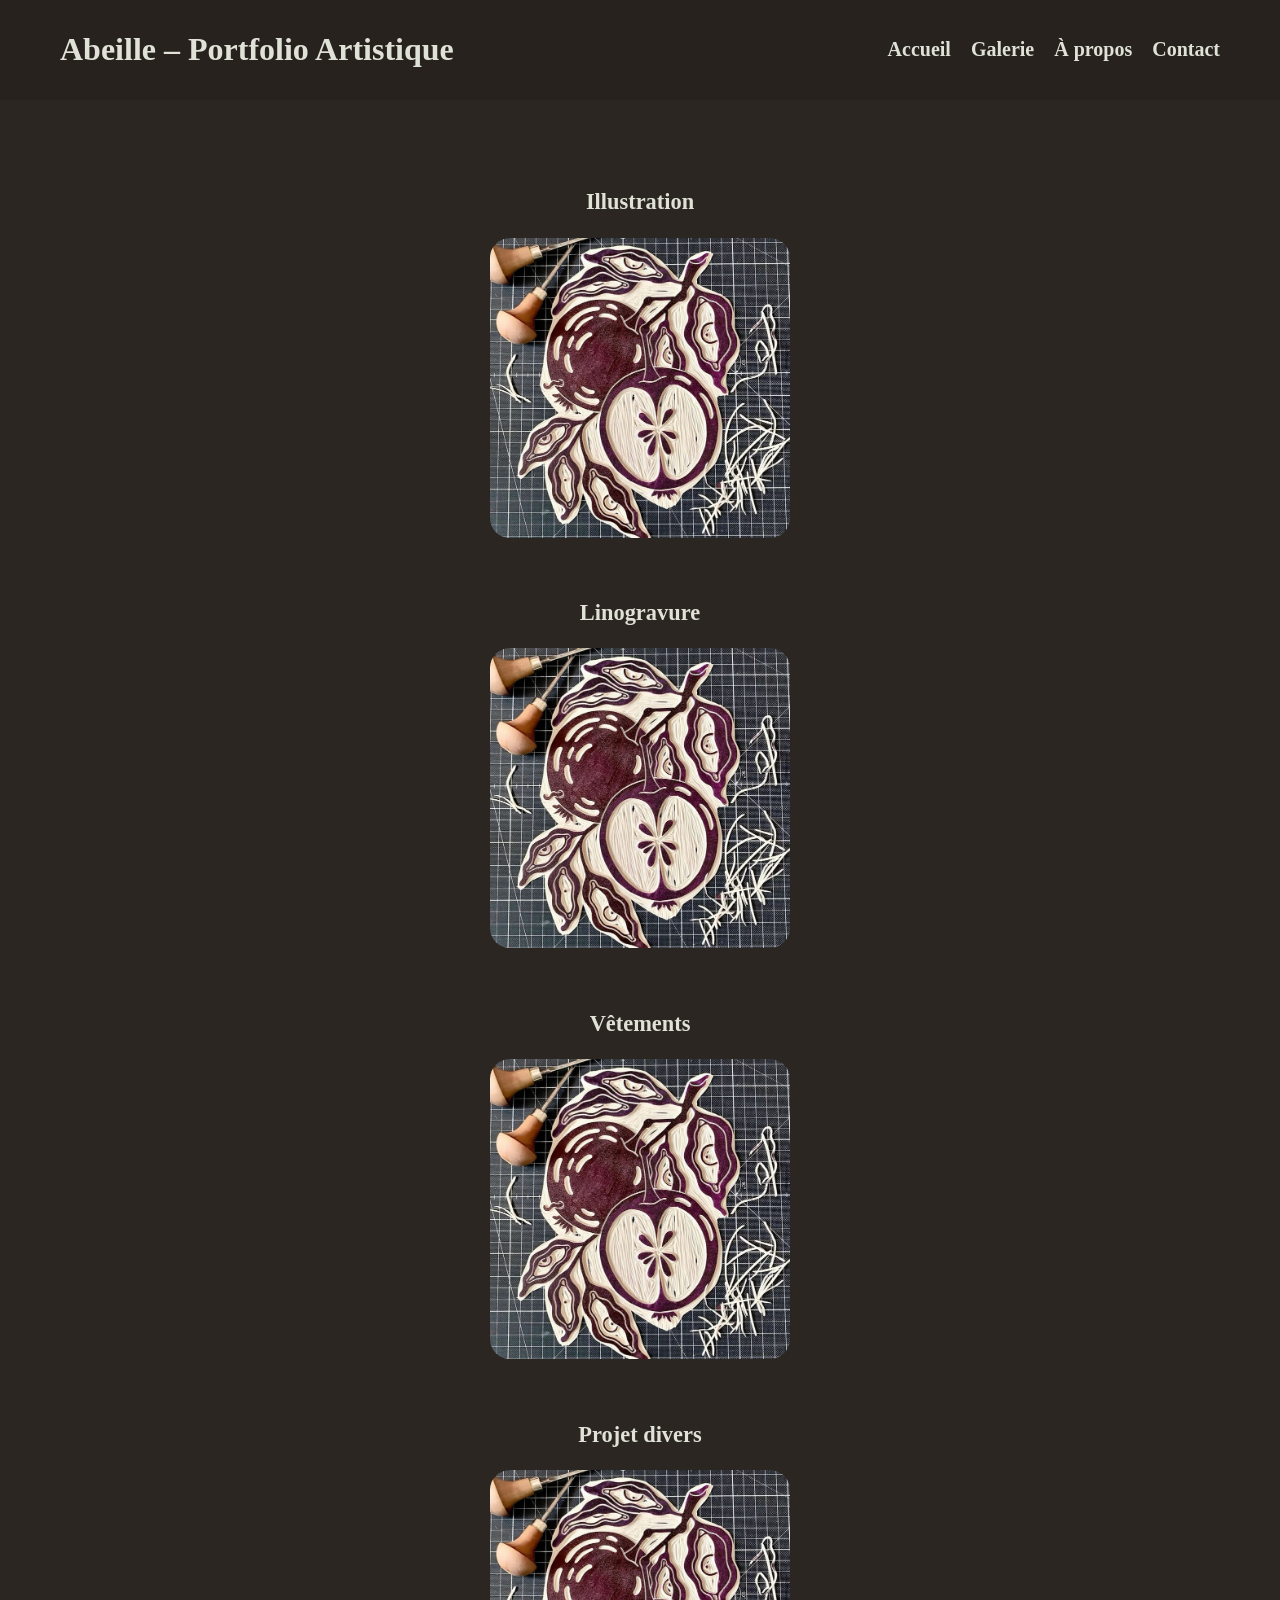
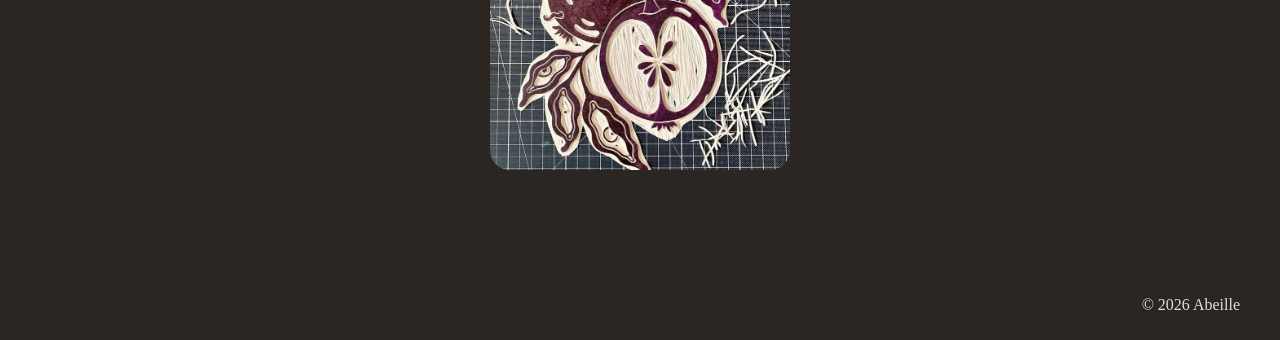
<file: pages/index.html>
<!DOCTYPE html>
<html lang="fr">
<head>
    <meta charset="UTF-8">
    <title>Portfolio – Abeille</title>
    <link rel="stylesheet" href="../style.css">
</head>

<body>
<header>
    <h1>Abeille – Portfolio Artistique</h1>
    <nav>
        <a href="index.html">Accueil</a>
        <a href="galerie.html">Galerie</a>
        <a href="apropos.html">À propos</a>
        <a href="contact.html">Contact</a>
    </nav>
</header>


<h2 class="titre-section">Mon travail</h2>

<section class="activites">

    <div class="activite">
        <h3>Illustration</h3>
        <img src="/assets/testPomme.jpg" alt="Abeille">
    </div>


    <div class="activite">
        <h3>Linogravure</h3>
        <img src="/assets/testPomme.jpg" alt="Abeille">
    </div>

    <div class="activite">
        <h3>Vêtements</h3>
        <img src="/assets/testPomme.jpg" alt="Abeille">
    </div>

    <div class="activite">
        <h3>Projet divers</h3>
        <img src="/assets/testPomme.jpg" alt="Abeille">
    </div>

</section>

<footer>
    <p>© 2026 Abeille</p>
</footer>
</body>
</html>
</file>
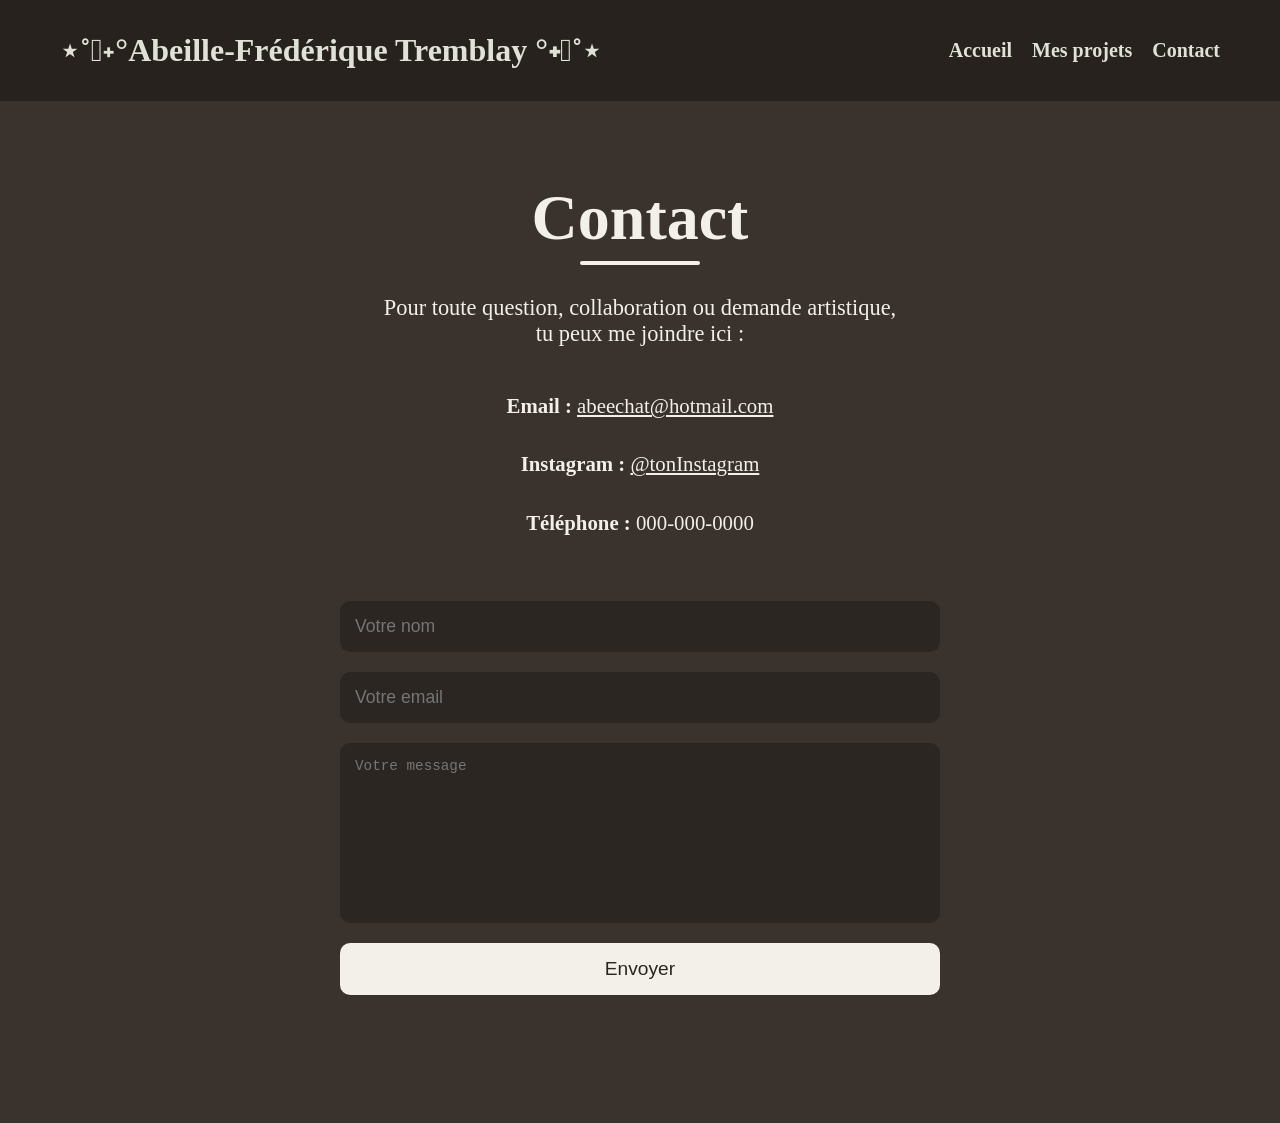
<file: 6.1contact.html>
<!DOCTYPE html>
<html lang="en">
<head>
    <meta charset="UTF-8">
    <title>contact</title>

    <link rel="stylesheet" href="0.2header.css">
    <link rel="stylesheet" href="6.2contact.css">

</head>
<body>
<section class="contact-section">
    <h2 class="contact-title deco-line-contact">Contact</h2>

    <div class="contact-container">

        <p class="contact-text">
            Pour toute question, collaboration ou demande artistique,<br> tu peux me joindre ici :
        </p>

        <div class="contact-info">
            <p><strong>Email :</strong> <a href="mailto:abeechat@hotmail.com">abeechat@hotmail.com</a></p>
            <p><strong>Instagram :</strong> <a href="https://instagram.com/" target="_blank">@tonInstagram</a></p>
            <p><strong>Téléphone :</strong> <span>000‑000‑0000</span></p>
        </div>

        <form class="contact-form">
            <input type="text" placeholder="Votre nom" required>
            <input type="email" placeholder="Votre email" required>
            <textarea placeholder="Votre message" required></textarea>
            <button type="submit">Envoyer</button>
        </form>

    </div>
</section>


<!-- ---------- HEADER SCRIPT ---------- -->
<!-- Charger le header -->
<script>
    fetch("0.1header.html")
        .then(response => response.text())
        .then(data => {
            document.body.insertAdjacentHTML("afterbegin", data);
        });
</script>

<!-- ---------- HEADER ---------- -->
<script>
    window.addEventListener("scroll", function () {
        const header = document.querySelector("header");
        if (window.scrollY > 50) {
            header.classList.add("shrink");
        } else {
            header.classList.remove("shrink");
        }
    });
</script>

</body>
</html>
</file>
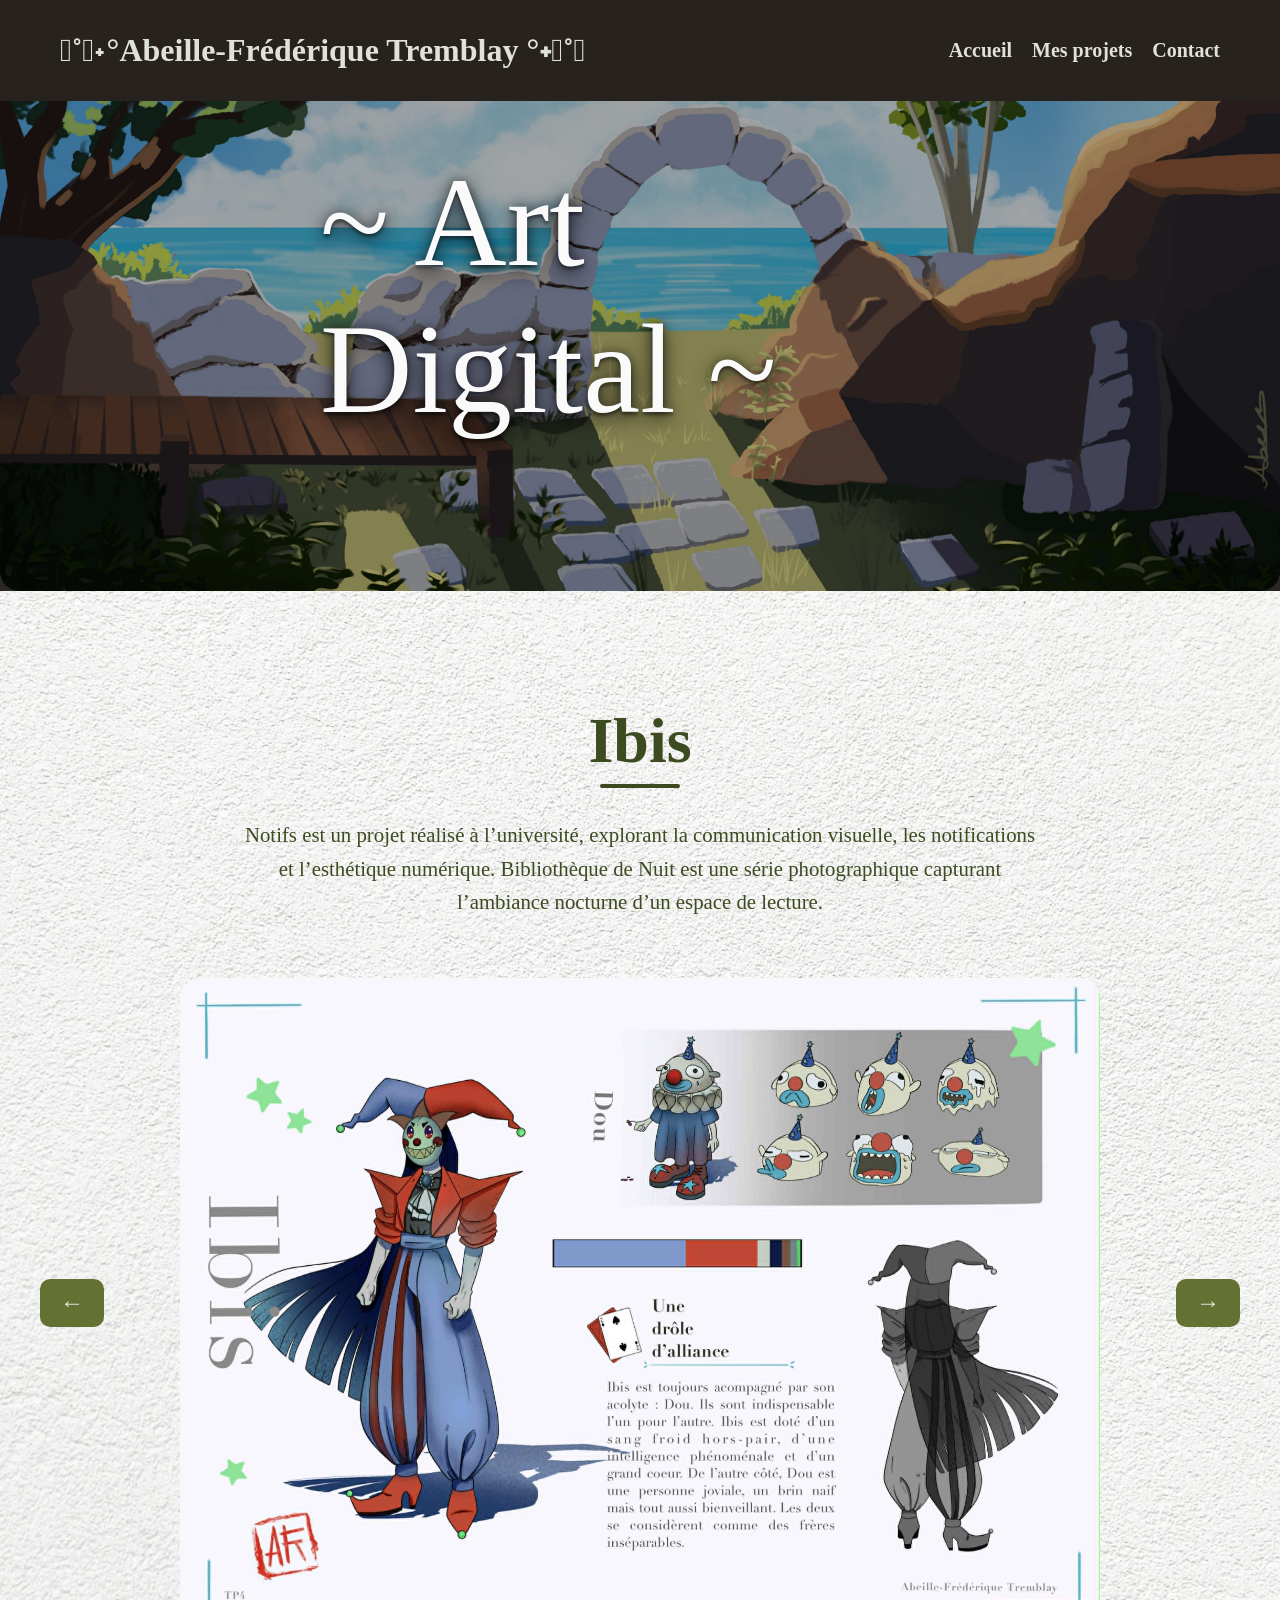
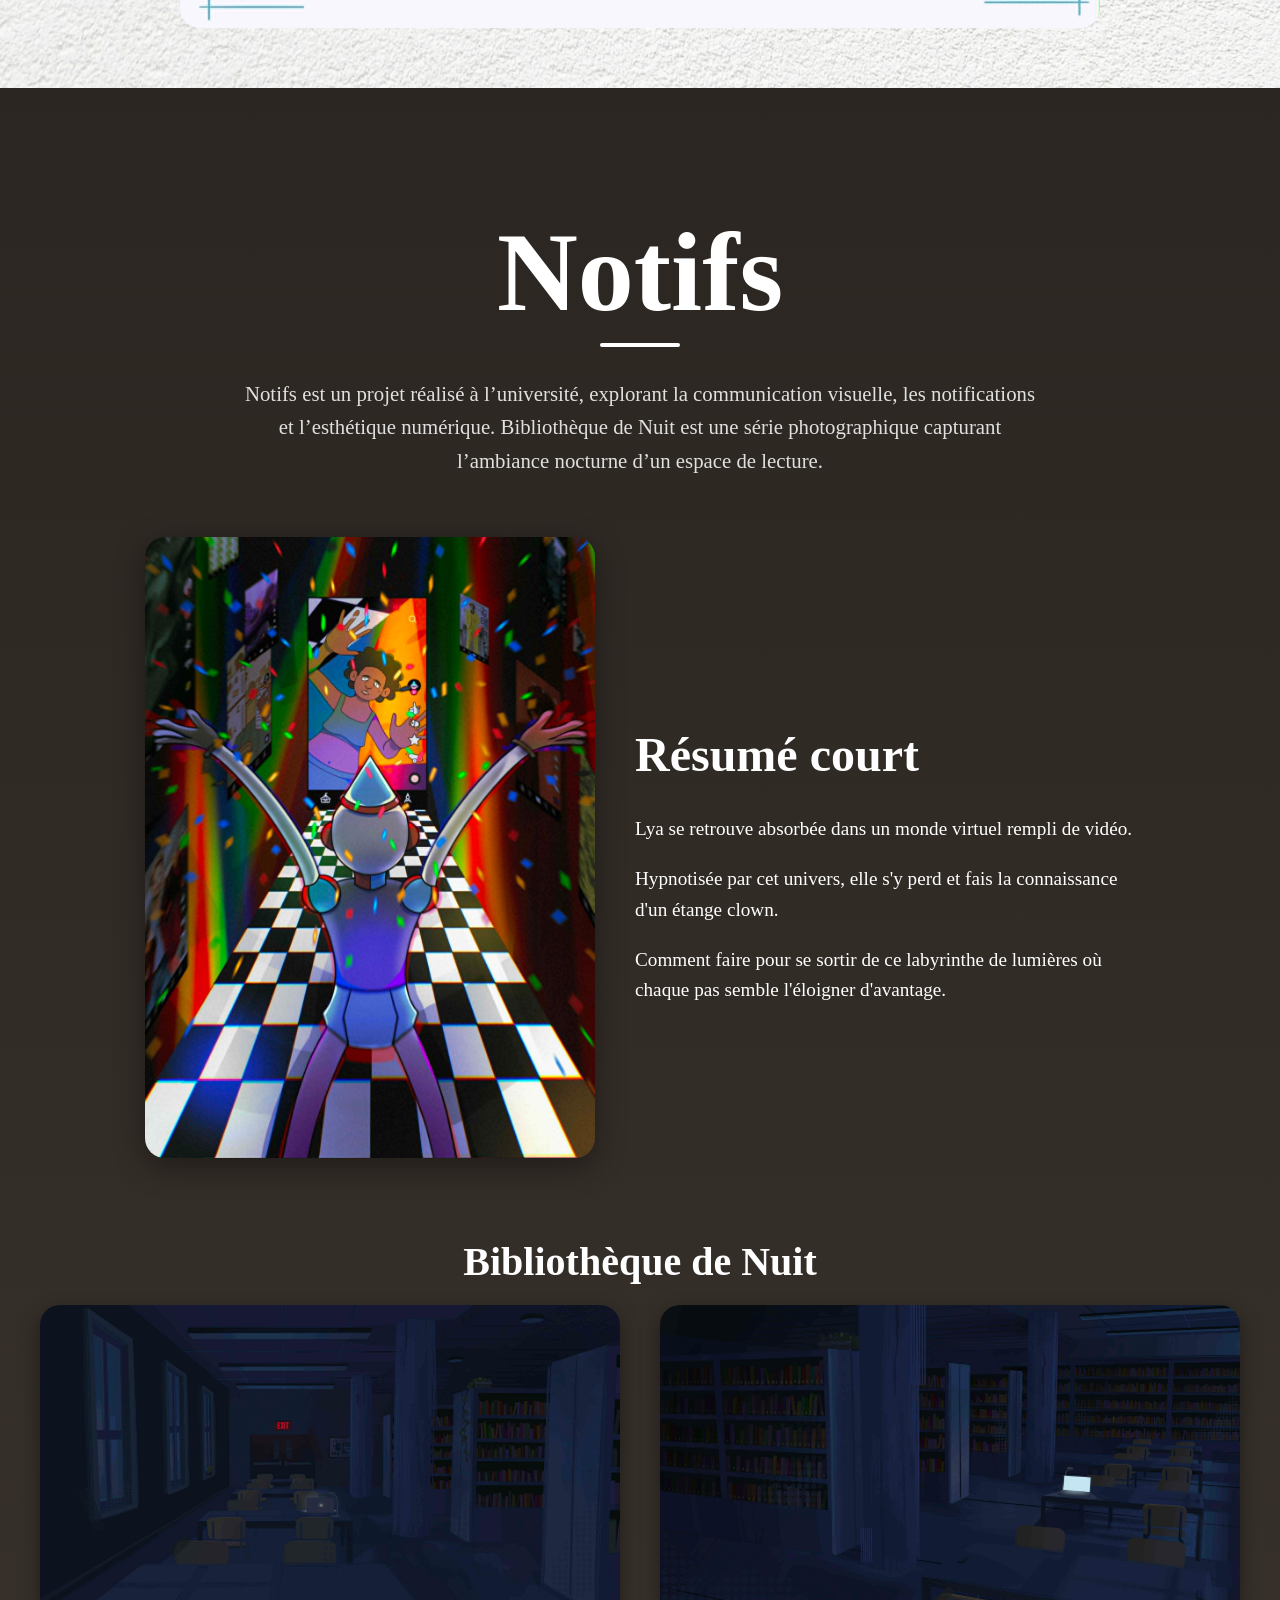
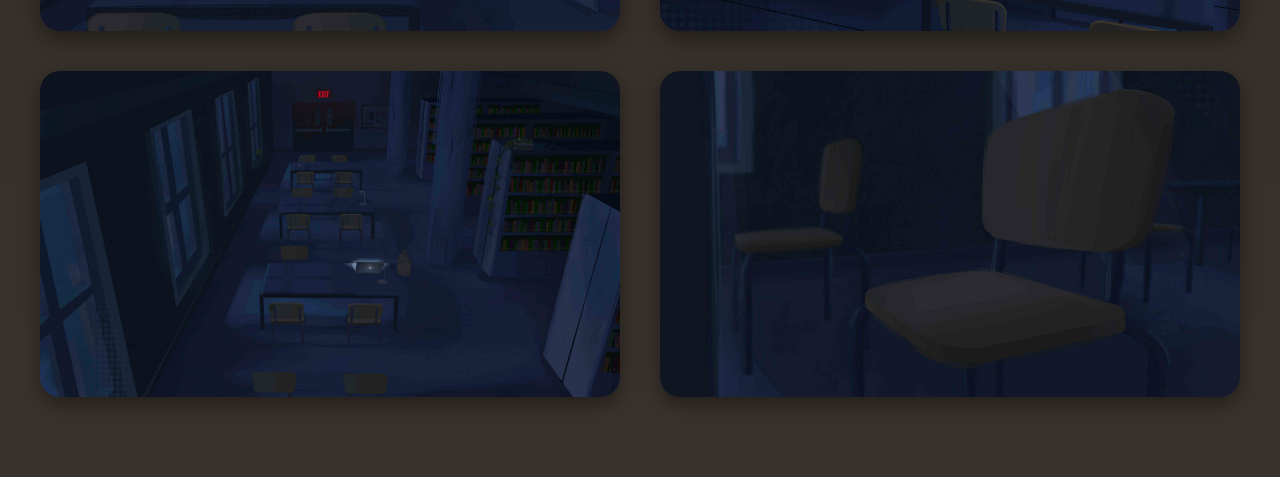
<file: artDigital.html>
<!DOCTYPE html>
<html lang="en">
<head>
    <meta charset="UTF-8">
    <title>Portfolio – Art Digital</title>
    <link rel="stylesheet" href="style.css">
    <link rel="stylesheet" href="artDigitalCSS.css">

    <title>Illustrations</title>
</head>
<body>

<!-- ---------- HEADER ---------- -->

<header>
    <h1>⋆˚𖤓˖°Abeille-Frédérique Tremblay °˖𖤓˚⋆</h1>

    <nav>
        <a href="index.html">Accueil</a>

        <div class="dropdown">

            <span class="dropbtn">Mes projets</span>
            <div class="dropdown-content">
                <a href="artDigital.html" class="dropdown-texte">Art Digital</a>
                <a href="liogravure.html">Linogravure</a>
                <a href="vetements.html">Sketchs</a>
                <a href="projetsDivers.html">Peinture</a>

            </div>
        </div>
        <a href="contact.html">Contact</a>

    </nav>
</header>

<!-- ---------- DIGITAL HEADER ---------- -->

<section class="digital-header">
    <div class="digital-title">~ Art Digital ~</div>
    <img src="artDigitalImage/paysage_01.jpg" alt="Art Digital - Paysage">
</section>


<!-- ---------- CAROUSELLE ---------- -->

<section class="carouselle">
    <h2 class="deco-line-ibis">Ibis</h2>
    <p class="projet-intro-ibis">
        Notifs est un projet réalisé à l’université, explorant la communication visuelle,
        les notifications et l’esthétique numérique. Bibliothèque de Nuit est une série
        photographique capturant l’ambiance nocturne d’un espace de lecture.
    </p>

    <div class="carousel">
        <button class="carousel-btn prev">←</button>

        <div class="carousel-track">
            <img src="artDigitalImage/Ibis_01.jpg" alt="Ibis_01">
            <img src="artDigitalImage/Ibis_02.jpg" alt="Ibis_02">
            <img src="artDigitalImage/Ibis_03.jpg" alt="Ibis_03">

        </div>

        <button class="carousel-btn next">→</button>
    </div>
</section>

<!-- -------------------- NOTIF -------------------- -->

<section class="projet-notifs">

    <h1 class="projet-title deco-line-notifs">Notifs</h1>

    <p class="projet-intro">
        Notifs est un projet réalisé à l’université, explorant la communication visuelle,
        les notifications et l’esthétique numérique. Bibliothèque de Nuit est une série
        photographique capturant l’ambiance nocturne d’un espace de lecture.
    </p>

    <!-- Présentation Notifs -->
    <div class="projet-notifs-block">
        <img src="artDigitalImage/notifsPoster.jpg" alt="Projet Notifs">

        <div class="projet-notifs-text">
            <h3 class="notifs-subtitle">Résumé court</h3>
            <p>Lya se retrouve absorbée dans un monde virtuel rempli de vidéo.</p>
            <p>Hypnotisée par cet univers, elle s'y perd et fais la connaissance d'un étange clown.</p>
            <p> Comment faire pour se sortir de ce labyrinthe de lumières où chaque pas semble l'éloigner d'avantage.

            </p>
        </div>
    </div>

    <!-- Bibliothèque de Nuit -->
    <h3 class="bibliotheque-subtitle">Bibliothèque de Nuit</h3>

    <div class="bibliotheque-grid">
        <img src="artDigitalImage/bibliothequeNuit_01.jpg" alt="">
        <img src="artDigitalImage/bibliothequeNuit_02.jpg" alt="">
        <img src="artDigitalImage/bibliothequeNuit_03.jpg" alt="">
        <img src="artDigitalImage/bibliothequeNuit_04.jpg" alt="">
    </div>

</section>



<!-- ---------- CAROUSELLE SCRIPT ---------- -->

<script>
    const track = document.querySelector('.carousel-track');
    const images = Array.from(track.children);
    let index = 0;

    function updateCarousel() {
        track.innerHTML = "";
        track.appendChild(images[index]);
    }

    document.querySelector('.next').addEventListener('click', () => {
        index = (index + 1) % images.length;
        updateCarousel();
    });

    document.querySelector('.prev').addEventListener('click', () => {
        index = (index - 1 + images.length) % images.length;
        updateCarousel();
    });

    updateCarousel(); // affiche la première image


</script>

<!-- ---------- HEADER SCRIPT ---------- -->

<script>
    window.addEventListener("scroll", function () {
        const header = document.querySelector("header");
        if (window.scrollY > 50) {
            header.classList.add("shrink");
        } else {
            header.classList.remove("shrink");
        }
    });
</script>


</body>
</html>
</file>
<file: style.css>
html, body {
    height: 100%;
}

body {
    /*font-family: 'Schoolbell', sans-serif;*/
    font-family: 'Playfair Display', serif;
    /*font-family: 'Inter', sans-serif;*/
    margin: 0;color: #e0e2d7;
    display: flex;
    flex-direction: column;

    background-image: url("assets/papier.jpg");
    background-size: cover;
    background-position: center;
    background-repeat: no-repeat;
}

/* ---------- HEADER ---------- */

header {
    background-color: #27221e;
    color: #e0e2d7;

    padding: 10px 0; /* pas de padding horizontal */

    /* Layout */
    display: flex;
    justify-content: space-between;
    align-items: center;

    /* Fixé en haut */
    position: fixed;
    top: 0;
    left: 0;
    width: 100%;
    z-index: 1000;

    /* Animation shrink */
    transition: padding 0.4s ease, font-size 0.4s ease;
}
header h1 {
    margin-left: 60px; /* espace à gauche */
}

/* Header rétréci au scroll */
header.shrink {
    padding: 5px 30px;
}

header.shrink h1 {
    font-size: 1.4em;
}

/* Liens du menu */
nav {
    display: flex;
    gap: 20px; /* espace entre les liens */
    margin-right: 60px; /* espace à droite */
}

nav a,
nav span {
    text-decoration: none;
    color: #e0e2d7;
    font-weight: bold;
    font-size: 20px;
    display: inline-block;
    vertical-align: middle;
}
nav a:hover,
nav span:hover {
    color: #cdd7a1;        /* couleur douce */
    transform: scale(1.05);
    transition: 0.2s ease;
}

/* Container du dropdown */
.dropdown {
    position: relative;
    display: inline-block;
}

/* Bouton visible */
.dropbtn {
    font-weight: bold;
    cursor: pointer;
}

/* Contenu caché */
.dropdown-content {
    display: none;
    position: absolute;
    background-color: white;
    min-width: 160px;
    box-shadow: 0px 4px 8px rgba(0, 0, 0, 0.2);
    z-index: 10;
}

/* Style des liens */
.dropdown-content a {
    display: block;
    padding: 10px;
    text-decoration: none;
    color: #333;
    font-size: 0.9em;
    font-weight: normal;

}

/* Apparition au survol */
.dropdown:hover .dropdown-content {
    display: block;
}

/* Effet au survol des liens */
.dropdown-content a:hover {
    background-color: #f0f0f0;
}

/*  ----------  SOLEIL  ----------  */
.soleil {
    display: flex;
    justify-content: flex-start;
    align-items: center;
    gap: 40px;

    height: 600px; /* hauteur de la section — ajuste comme tu veux */
    padding: 0px;
    margin-top: 120px;
}

.soleil-image img {
    max-height: 850px; /* tu choisis la taille */
    width: auto;
    object-fit: contain;
    border-radius: 20px; /* optionnel, pour un look plus doux */
}


.soleil-text {
    max-width: 600px;
    font-size: 1.5em;
    color: #2b2621;
}
.quote2 {
    font-size: 1.4em;
    font-style: italic;
    color: #2b2621;
    margin: 20px 0;
}

.quote-author2 {
    display: block;
    text-align: right;
    margin-top: 10px;
    font-size: 0.9em;
    color: #4c632c;
}



/*  ----------  ACTIVITE  ---------- */

.activites {
    display: flex;
    flex-direction: column;
    align-items: center;
    justify-content: center;
    text-align: center;
    gap: 40px;
    padding: 100px;

    background-color: #2b2621;

}

/* Titre de la section */
.activite-titre {
    font-size: 2.2em;
    margin: 0;
    text-align: center;
    color: white;
}

/* Conteneur des images en row */
.activite-row {
    display: flex;
    flex-direction: row;
    justify-content: center;
    gap: 40px;
    flex-wrap: wrap; /* pour éviter les décalages sur petit écran */
}

.activite {
    display: flex;
    flex-direction: column; /* Nom au-dessus, image en dessous */
    align-items: center;
    text-align: center;

    transition: transform 0.3s ease;

}

.activite img {
    width: 100%;
    height: 100%;
    max-width: 300px;
    aspect-ratio: 1 / 1;
    object-fit: cover;
    border-radius: 20px;
}


.activite:hover {
    transform: scale(1.05);
}

.activite h3 {
    margin: 4;
    font-size: 1.4em;
}


.gallery {
    display: grid;
    grid-template-columns: repeat(2, 1fr);
    gap: 20px;
    padding: 20px;
}

.gallery img {
    width: 100%;
    border-radius: 8px;
}

.about, .contact {
    padding: 40px 20px;
    max-width: 700px;
    margin: auto;
}



.activite-link {
    text-decoration: none;
    color: inherit;
    display: flex;
    flex-direction: column;
    align-items: center;
}



footer {
    text-align: right;
    padding: 10px 40px;
    margin-top: auto;
    background-color: #2b2621;
}
</file>
<file: 0.2header.css>
/* ---------- HEADER ---------- */

header {
    background-color: #27221e;
    color: #e0e2d7;

    padding: 10px 0; /* pas de padding horizontal */

    /* Layout */
    display: flex;
    justify-content: space-between;
    align-items: center;

    /* Fixé en haut */
    position: fixed;
    top: 0;
    left: 0;
    width: 100%;
    z-index: 1000;

    /* Animation shrink */
    transition: padding 0.4s ease, font-size 0.4s ease;
}
header h1 {
    margin-left: 60px; /* espace à gauche */
}

/* Header rétréci au scroll */
header.shrink {
    padding: 5px 30px;
}

header.shrink h1 {
    font-size: 1.4em;
}

/* Liens du menu */
nav {
    display: flex;
    gap: 20px; /* espace entre les liens */
    margin-right: 60px; /* espace à droite */
}

nav a,
nav span {
    text-decoration: none;
    color: #e0e2d7;
    font-weight: bold;
    font-size: 20px;
    display: inline-block;
    vertical-align: middle;
}
nav a:hover,
nav span:hover {
    color: #cdd7a1;        /* couleur douce */
    transform: scale(1.05);
    transition: 0.2s ease;
}

/* Container du dropdown */
.dropdown {
    position: relative;
    display: inline-block;
}

/* Bouton visible */
.dropbtn {
    font-weight: bold;
    cursor: pointer;
}

/* Contenu caché */
.dropdown-content {
    display: none;
    position: absolute;
    background-color: white;
    min-width: 160px;
    box-shadow: 0px 4px 8px rgba(0, 0, 0, 0.2);
    z-index: 10;
}

/* Style des liens */
.dropdown-content a {
    display: block;
    padding: 10px;
    text-decoration: none;
    color: #333;
    font-size: 0.9em;
    font-weight: normal;

}

/* Apparition au survol */
.dropdown:hover .dropdown-content {
    display: block;
}

/* Effet au survol des liens */
.dropdown-content a:hover {
    background-color: #f0f0f0;
}
</file>
<file: 6.2contact.css>
body {
    background-color: #3a332d; /* brun doux */
}

/* ----- SECTION CONTACT ----- */
.contact-section {
    background-color: #3a332d; /* brun doux */
    padding: 120px 40px;
    color: #f2f0e9;
    text-align: center;
}

/* ----- TITRE ----- */
.contact-title {
    font-size: 4em;
    font-family: 'Playfair Display', serif;
    margin-bottom: 40px;
    color: #f2f0e9;
    position: relative;
}

.deco-line-contact::after {
    content: "";
    position: absolute;
    bottom: -10px;
    left: 50%;
    transform: translateX(-50%);
    width: 120px;
    height: 4px;
    background-color: #f2f0e9;
    border-radius: 2px;
}

/* ----- TEXTE ----- */
.contact-text {
    font-size: 1.4em;
    margin-bottom: 40px;
    max-width: 700px;
    margin-left: auto;
    margin-right: auto;
}

/* ----- INFO ----- */
.contact-info {
    font-size: 1.3em;
    margin-bottom: 60px;
    line-height: 1.8;
}

.contact-info a {
    color: #f2f0e9;
    text-decoration: underline;
}

/* ----- FORMULAIRE ----- */
.contact-form {
    display: flex;
    flex-direction: column;
    gap: 20px;
    max-width: 600px;
    margin: 0 auto;
}

.contact-form input,
.contact-form textarea {
    padding: 15px;
    border-radius: 10px;
    border: none;
    font-size: 1.1em;
    background-color: #2b2621;
    color: #f2f0e9;
}

.contact-form textarea {
    height: 150px;
    resize: none;
}

.contact-form button {
    padding: 15px;
    font-size: 1.2em;
    border-radius: 10px;
    border: none;
    background-color: #f2f0e9;
    color: #2b2621;
    cursor: pointer;
    transition: 0.3s ease;
}

.contact-form button:hover {
    background-color: #d6d4cd;
}
</file>
<file: artDigitalCSS.css>
.deco-line-ibis, .deco-line-notifs {
    position: relative;
    display: inline-block;
    padding-bottom: 10px;
}

.deco-line-ibis::after{
    content: "";
    position: absolute;
    bottom: 0;
    left: 50%;
    transform: translateX(-50%);
    width: 80px;      /* longueur de la ligne */
    height: 4px;      /* épaisseur */
    background-color: #3d4a21; /* couleur de la ligne */
    border-radius: 2px;

}

.deco-line-notifs::after {
    content: "";
    position: absolute;
    bottom: 0;
    left: 50%;
    transform: translateX(-50%);
    width: 80px;      /* longueur de la ligne */
    height: 4px;      /* épaisseur */
    background-color: #ffffff; /* couleur de la ligne */
    border-radius: 2px;

}



/*  ----------  DIGITAL HEADER  ----------  */
body {
    background-color: #2b2621;
}


.digital-header {
    position: relative;
    background-color: #2b2621;

}

.digital-header img {
    width: 100%;
    height: auto;
    display: block;
    border-radius: 20px;
    position: relative;
    z-index: 0; /* image au-dessus de l’overlay */
}

.digital-title {
    position: absolute;
    top: 50%;
    left: 50%;
    transform: translate(-50%, -50%);
    font-size: 8em;
    font-family: 'Playfair Display', serif;
    color: #fafafa;
    text-shadow: 0 3px 3px rgba(0, 0, 0, 0.4),
    0 8px 20px rgba(0, 0, 0, 0.6),
    0 0 12px rgba(0, 0, 0, 0.5);

    position: absolute;
    z-index: 2; /* texte au-dessus de tout */
}


.digital-header::after {
    content: "";
    position: absolute;
    top: 0;
    left: 0;
    width: 100%;
    height: 100%;
    border-radius: 20px;
    z-index: 1; /* overlay derrière l’image */
    background: rgba(0, 0, 0, 0.35); /* foncé doux */
}


/*  ----------  Carouselle Ibis ----------  */
.carouselle {
    padding: 60px 40px;
    color: #3d4b21;
    text-align: center;

    /*background-color: #2b2621;*/
    background-image: url("assets/papier.jpg");
    background-size: cover;
    background-repeat: no-repeat;
    background-position: center;

}

.carouselle h2 {
    font-size: 4em;
    margin-bottom: 30px;
}

.carousel {
    display: flex;
    align-items: center;
    justify-content: center;
    gap: 20px;
}

.carousel-track {
    display: flex;
    justify-content: center;
    align-items: center;
    overflow: hidden;
    width: 100%;
}

.carousel-track img {
    max-height: 650px; /* s’ajuste selon la taille */
    width: auto; /* garde les proportions */
    object-fit: contain; /* jamais coupé */
    border-radius: 20px;
}

.carousel-btn {
    background-color: #637232;
    color: #e0e2d7;
    border: none;
    padding: 10px 20px;
    font-size: 1.5em;
    border-radius: 10px;
    cursor: pointer;
    transition: 0.2s ease;
}

.carousel-btn:hover {
    transform: scale(1.1);
    background-color: #3a332d;
}
.projet-intro-ibis {
    max-width: 800px;
    margin: 0 auto 60px;
    font-size: 1.3em;
    line-height: 1.6;
    font-family: 'Playfair Display', serif;
    color: #3d4b21;
}

/* ---------- SECTION NOTIFS ---------- */
/* ----- SECTION GLOBALE ----- */
.projet-notifs {
    padding: 120px 40px 80px;
    background: linear-gradient(180deg, #2b2621 0%, #3a332d 100%);
    color: #ffffff;
    text-align: center;
}

/* ----- TITRE PRINCIPAL ----- */
.projet-title {
    font-size: 7em;
    margin-bottom: 20px;
    font-family: 'Playfair Display', serif;
}

/* ----- INTRO ----- */
.projet-intro {
    max-width: 800px;
    margin: 0 auto 60px;
    font-size: 1.3em;
    line-height: 1.6;
    font-family: 'Playfair Display', serif;
    color: #e0e0e0;
}

/* ----- BLOC NOTIFS ----- */
.projet-notifs-block {
    display: flex;
    justify-content: center;
    align-items: center;
    gap: 40px;
    max-width: 1200px;
    margin: 0 auto 80px;
}

.projet-notifs-block img {
    width: auto;
    max-width: 450px;
    border-radius: 20px;
    box-shadow: 0 8px 30px rgba(0,0,0,0.4);
}

.projet-notifs-text {
    max-width: 500px;
    text-align: left;
    font-size: 1.2em;
    line-height: 1.6;
    font-family: 'Playfair Display', serif;
    color: #ffffff;
}

/* ----- SOUS-TITRES ----- */
.notifs-subtitle,
.bibliotheque-subtitle {
    font-size: 2.5em;
    margin-bottom: 20px;
    font-family: 'Playfair Display', serif;
    color: #ffffff;
}

/* ----- GRILLE BIBLIOTHÈQUE ----- */
.bibliotheque-grid {
    display: grid;
    grid-template-columns: repeat(2, 1fr);
    gap: 40px;
    max-width: 1200px;
    margin: 0 auto;
}

.bibliotheque-grid img {
    width: 100%;
    height: auto;
    border-radius: 20px;
    object-fit: cover;
    box-shadow: 0 8px 20px rgba(0,0,0,0.4);
}

.deco-line-notifs {
    margin-top: 0;   /* même distance du haut */
    margin-bottom: 30px; /* optionnel, pour uniformité */
}
</file>
